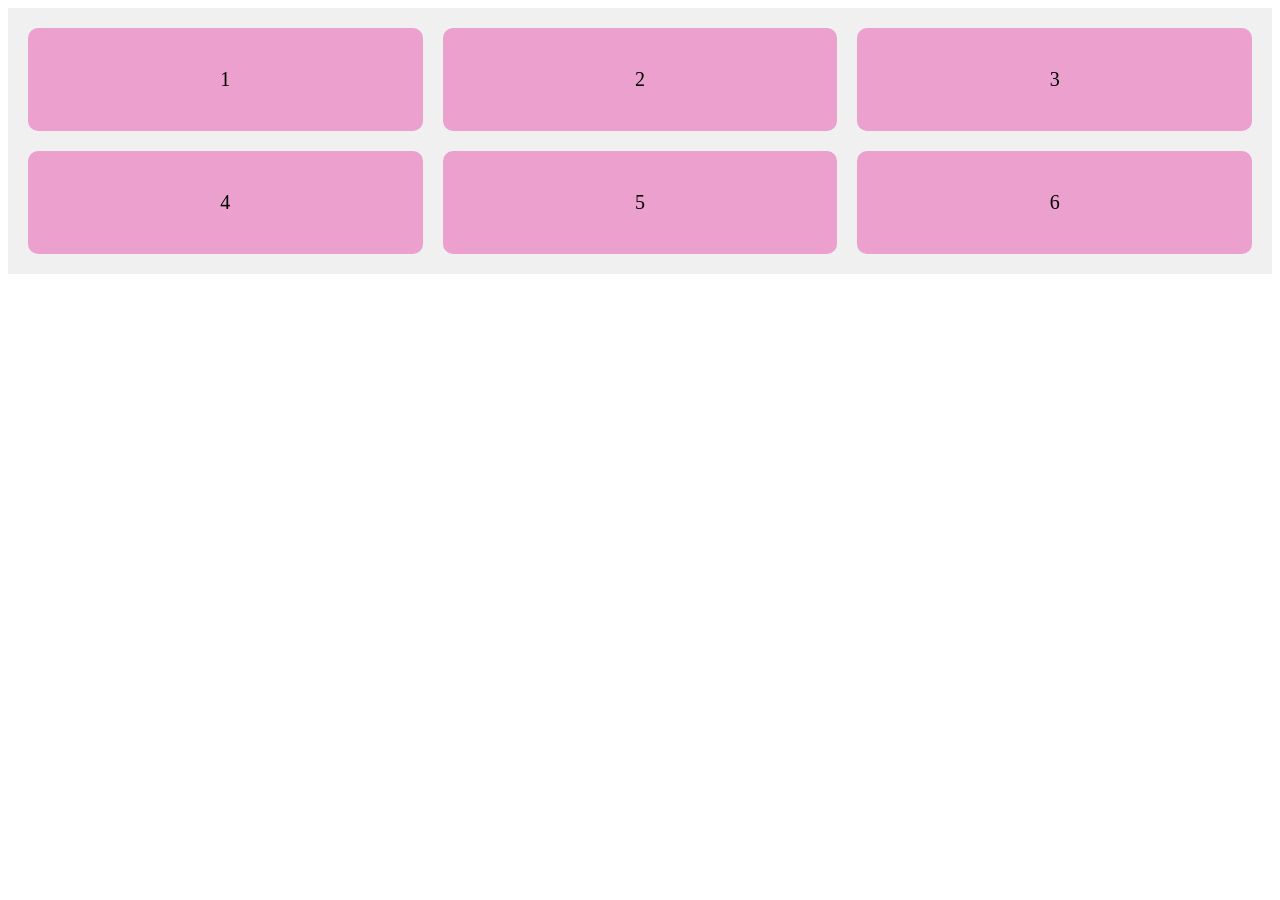
<file: day75/homework/index.html>
<!DOCTYPE html>
<html lang="en">
<head>
	<meta charset="UTF-8">
	<meta name="viewport" content="width=device-width, initial-scale=1.0">
	<title>Document</title>
	<link rel="stylesheet" href="./style.css">
</head>
<body>


  <div class="grid-container">
    <div class="grid-item">1</div>
    <div class="grid-item">2</div>
    <div class="grid-item">3</div>
    <div class="grid-item">4</div>
    <div class="grid-item">5</div>
    <div class="grid-item">6</div>
  </div>

</body>
</html>
</file>
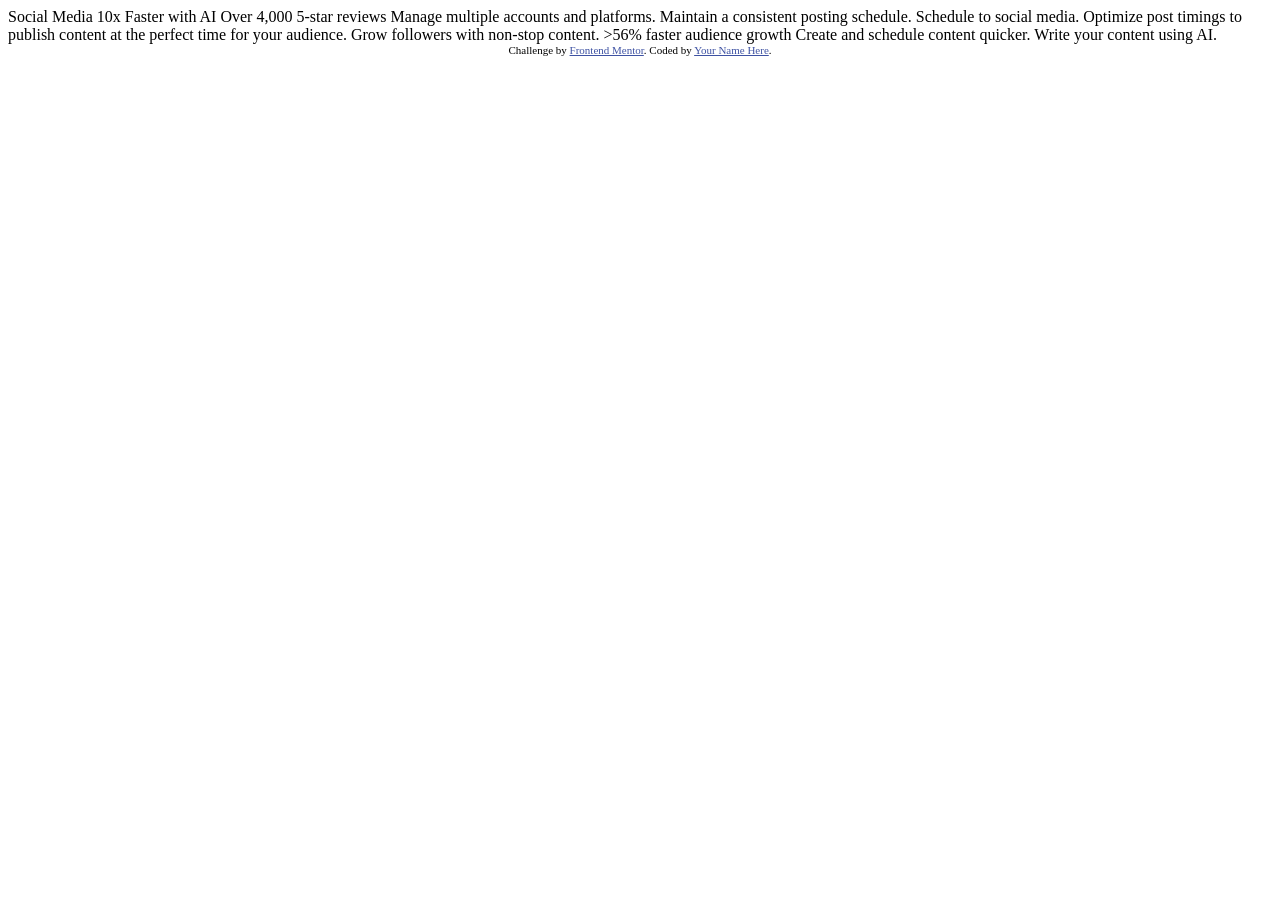
<file: day 76/homework/bento-grid-main/index.html>
<!DOCTYPE html>
<html lang="en">
<head>
  <meta charset="UTF-8">
  <meta name="viewport" content="width=device-width, initial-scale=1.0"> <!-- displays site properly based on user's device -->

  <link rel="icon" type="image/png" sizes="32x32" href="./assets/images/favicon-32x32.png">
  
  <title>Frontend Mentor | Bento grid</title>

  <!-- Feel free to remove these styles or customise in your own stylesheet 👍 -->
  <style>
    .attribution { font-size: 11px; text-align: center; }
    .attribution a { color: hsl(228, 45%, 44%); }
  </style>
</head>
<body>

  Social Media 10x Faster with AI
  Over 4,000 5-star reviews

  Manage multiple accounts and platforms.

  Maintain a consistent posting schedule.

  Schedule to social media.
  Optimize post timings to publish content at the perfect time for your audience.
  
  Grow followers with non-stop content.

  >56% faster audience growth
  
  Create and schedule content quicker.

  Write your content using AI.
  
  <div class="attribution">
    Challenge by <a href="https://www.frontendmentor.io?ref=challenge">Frontend Mentor</a>. 
    Coded by <a href="#">Your Name Here</a>.
  </div>
</body>
</html>
</file>
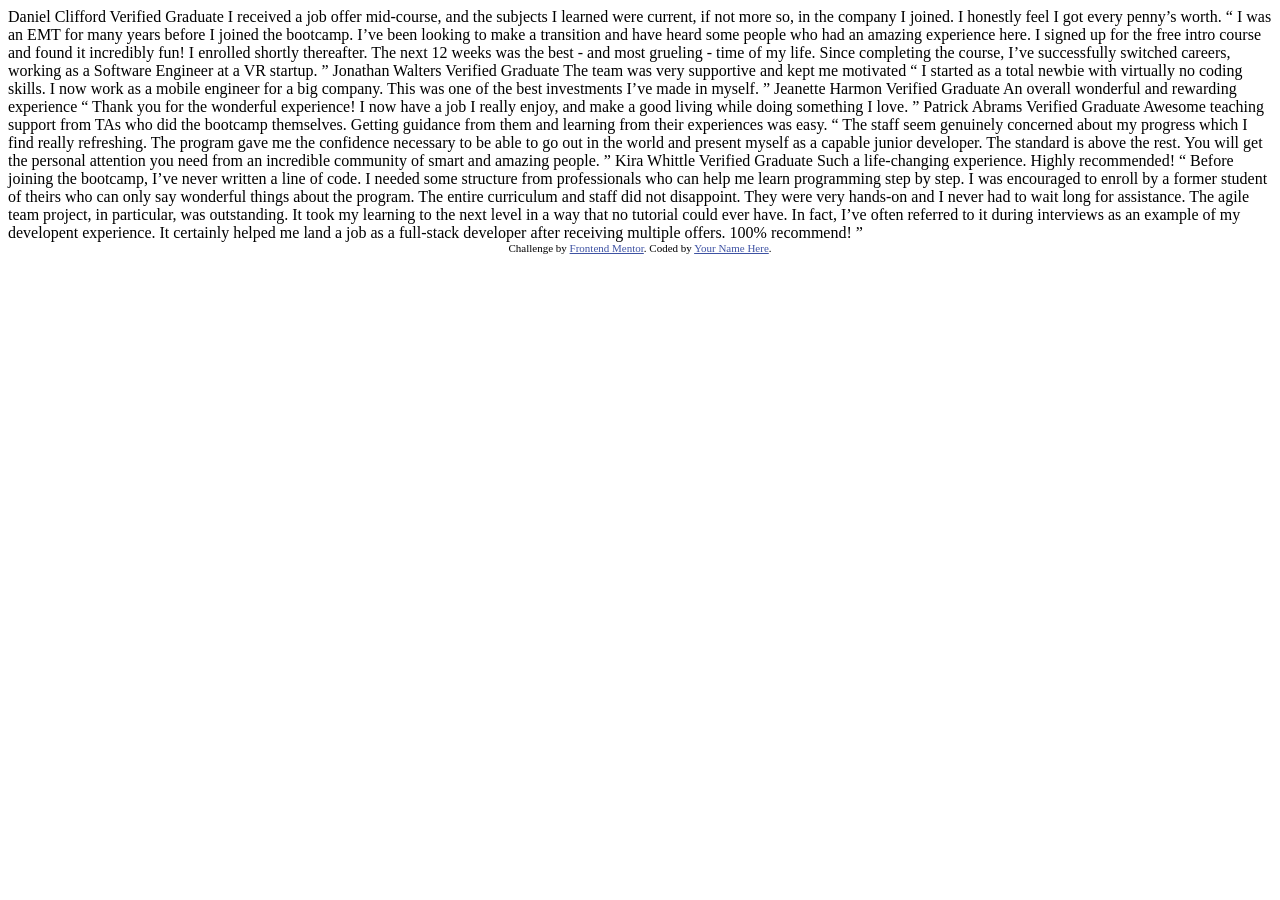
<file: day82/classwork/testimonials-grid-section-main/testimonials-grid-section-main/index.html>
<!DOCTYPE html>
<html lang="en">
<head>
  <meta charset="UTF-8">
  <meta name="viewport" content="width=device-width, initial-scale=1.0"> <!-- displays site properly based on user's device -->

  <link rel="icon" type="image/png" sizes="32x32" href="./images/favicon-32x32.png">
  
  <title>Frontend Mentor | [Challenge Name Here]</title>

  <!-- Feel free to remove these styles or customise in your own stylesheet 👍 -->
  <style>
    .attribution { font-size: 11px; text-align: center; }
    .attribution a { color: hsl(228, 45%, 44%); }
  </style>
</head>
<body>
  Daniel Clifford
  Verified Graduate

  I received a job offer mid-course, and the subjects I learned were current, if not more so, 
  in the company I joined. I honestly feel I got every penny’s worth.

  “ I was an EMT for many years before I joined the bootcamp. I’ve been looking to make a 
  transition and have heard some people who had an amazing experience here. I signed up 
  for the free intro course and found it incredibly fun! I enrolled shortly thereafter. 
  The next 12 weeks was the best - and most grueling - time of my life. Since completing 
  the course, I’ve successfully switched careers, working as a Software Engineer at a VR startup. ”

  Jonathan Walters
  Verified Graduate

  The team was very supportive and kept me motivated

  “ I started as a total newbie with virtually no coding skills. I now work as a mobile engineer 
  for a big company. This was one of the best investments I’ve made in myself. ”

  Jeanette Harmon
  Verified Graduate

  An overall wonderful and rewarding experience

  “ Thank you for the wonderful experience! I now have a job I really enjoy, and make a good living 
  while doing something I love. ”

  Patrick Abrams
  Verified Graduate

  Awesome teaching support from TAs who did the bootcamp themselves. Getting guidance from them and 
  learning from their experiences was easy.

  “ The staff seem genuinely concerned about my progress which I find really refreshing. The program 
  gave me the confidence necessary to be able to go out in the world and present myself as a capable 
  junior developer. The standard is above the rest. You will get the personal attention you need from 
  an incredible community of smart and amazing people. ”

  Kira Whittle
  Verified Graduate

  Such a life-changing experience. Highly recommended!

  “ Before joining the bootcamp, I’ve never written a line of code. I needed some structure from 
  professionals who can help me learn programming step by step. I was encouraged to enroll by a former 
  student of theirs who can only say wonderful things about the program. The entire curriculum and staff 
  did not disappoint. They were very hands-on and I never had to wait long for assistance. The agile team 
  project, in particular, was outstanding. It took my learning to the next level in a way that no tutorial 
  could ever have. In fact, I’ve often referred to it during interviews as an example of my developent 
  experience. It certainly helped me land a job as a full-stack developer after receiving multiple offers. 
  100% recommend! ”
  
  <div class="attribution">
    Challenge by <a href="https://www.frontendmentor.io?ref=challenge" target="_blank">Frontend Mentor</a>. 
    Coded by <a href="#">Your Name Here</a>.
  </div>
</body>
</html>
</file>
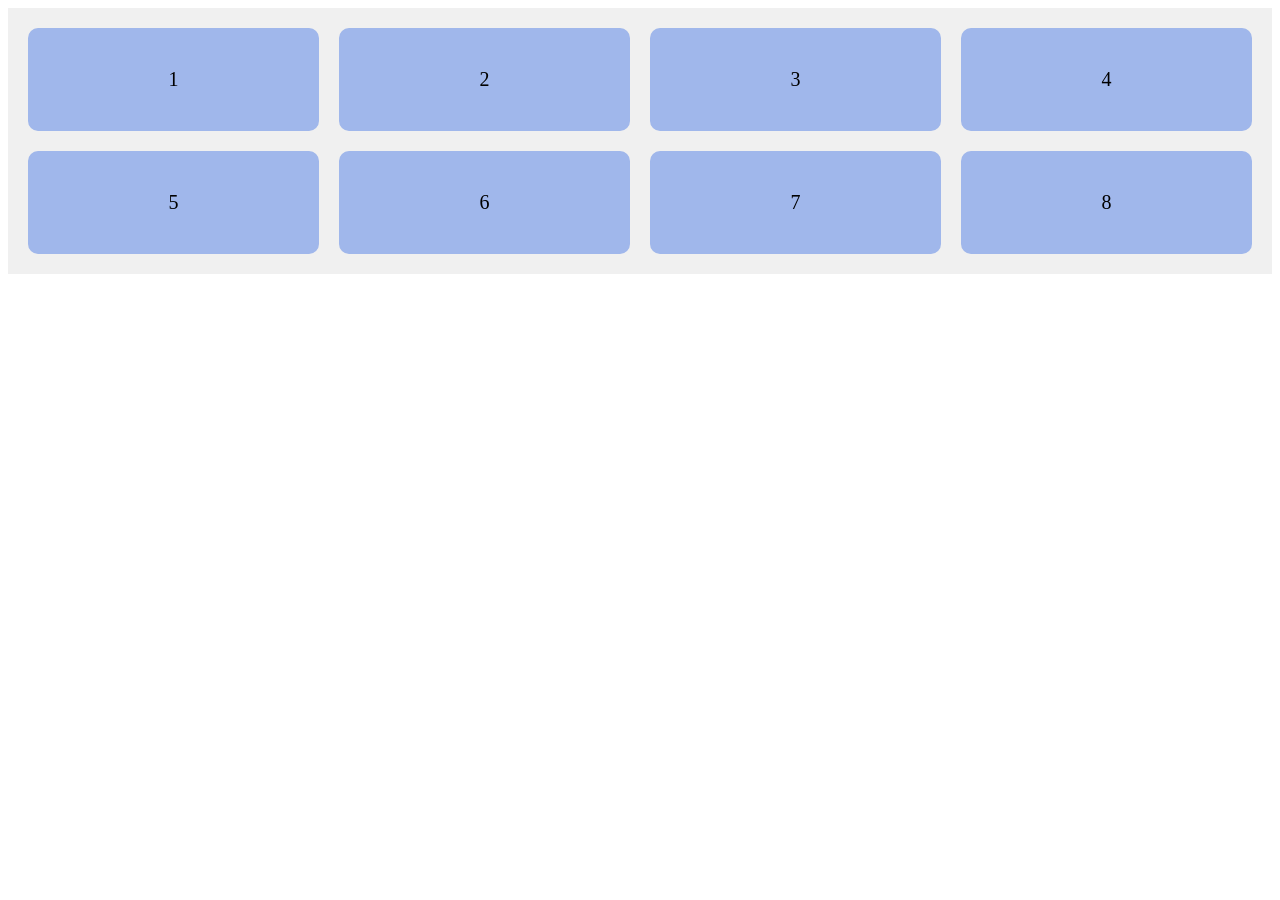
<file: day75/homework/index1.html>
<!DOCTYPE html>
<html lang="en">
<head>
	<meta charset="UTF-8">
	<meta name="viewport" content="width=device-width, initial-scale=1.0">
	<title>Document</title>
	<link rel="stylesheet" href="./style1.css">
</head>
<body>
	<div class="grid-container">
    <div class="grid-item">1</div>
    <div class="grid-item">2</div>
    <div class="grid-item">3</div>
    <div class="grid-item">4</div>
    <div class="grid-item">5</div>
    <div class="grid-item">6</div>
	<div class="grid-item">7</div>
	<div class="grid-item">8</div>
  </div>

</body>
</html>
</file>
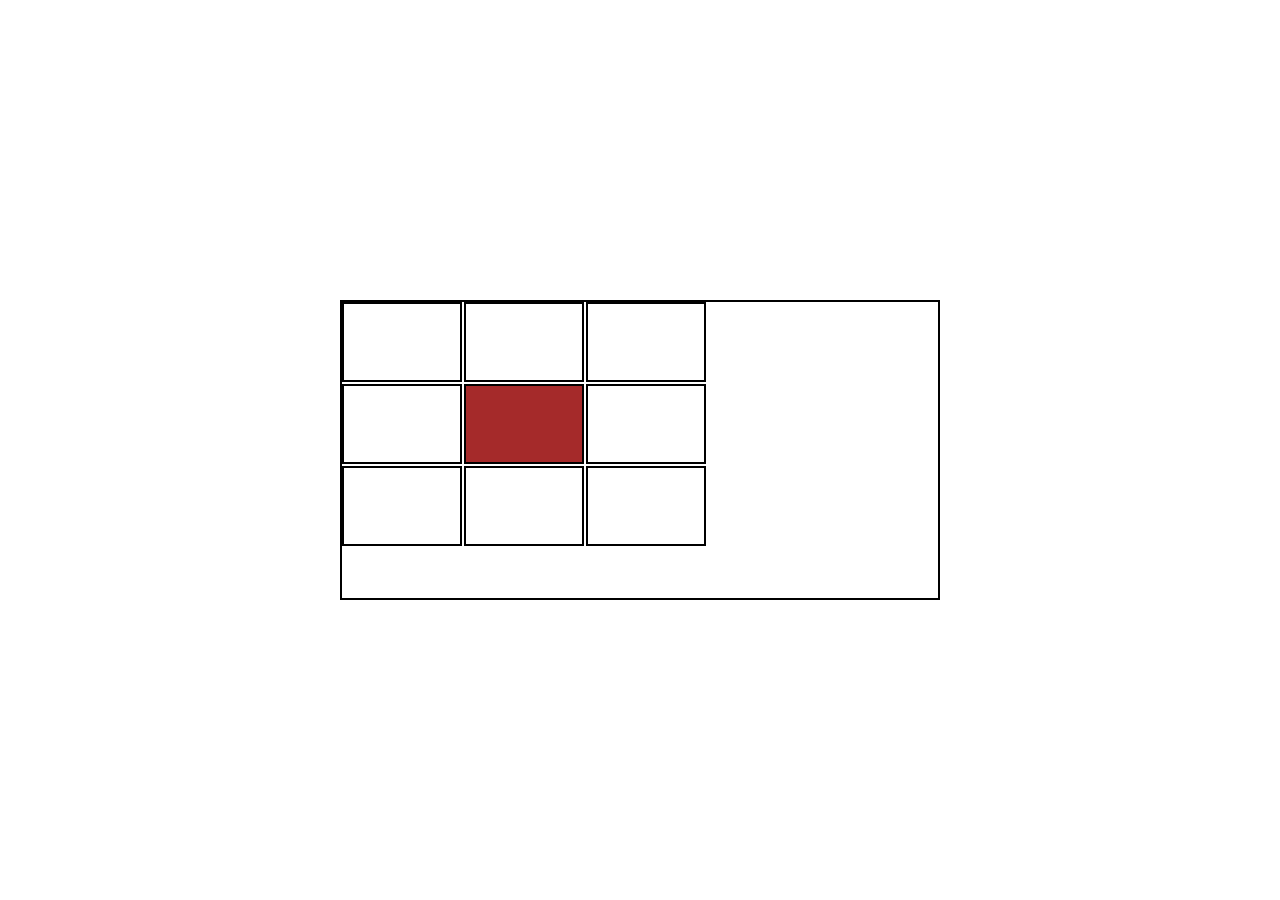
<file: day75/nw/index2.html>
<!DOCTYPE html>
<html lang="en">
<head>
	<meta charset="UTF-8">
	<meta name="viewport" content="width=device-width, initial-scale=1.0">
	<title>Document</title>
	<link rel="stylesheet" href="./style1.css">
</head>
<body>
	<div class="parent">

		<div class="child2"></div>
		<div class="child1"></div>
		<div class="child1"></div>
		<div class="child1"></div>
		<div class="child1"></div>
		<div class="child1"></div>
		<div class="child1"></div>
		<div class="child1"></div>
		<div class="child1"></div>
	</div>
</body>
</html>
</file>
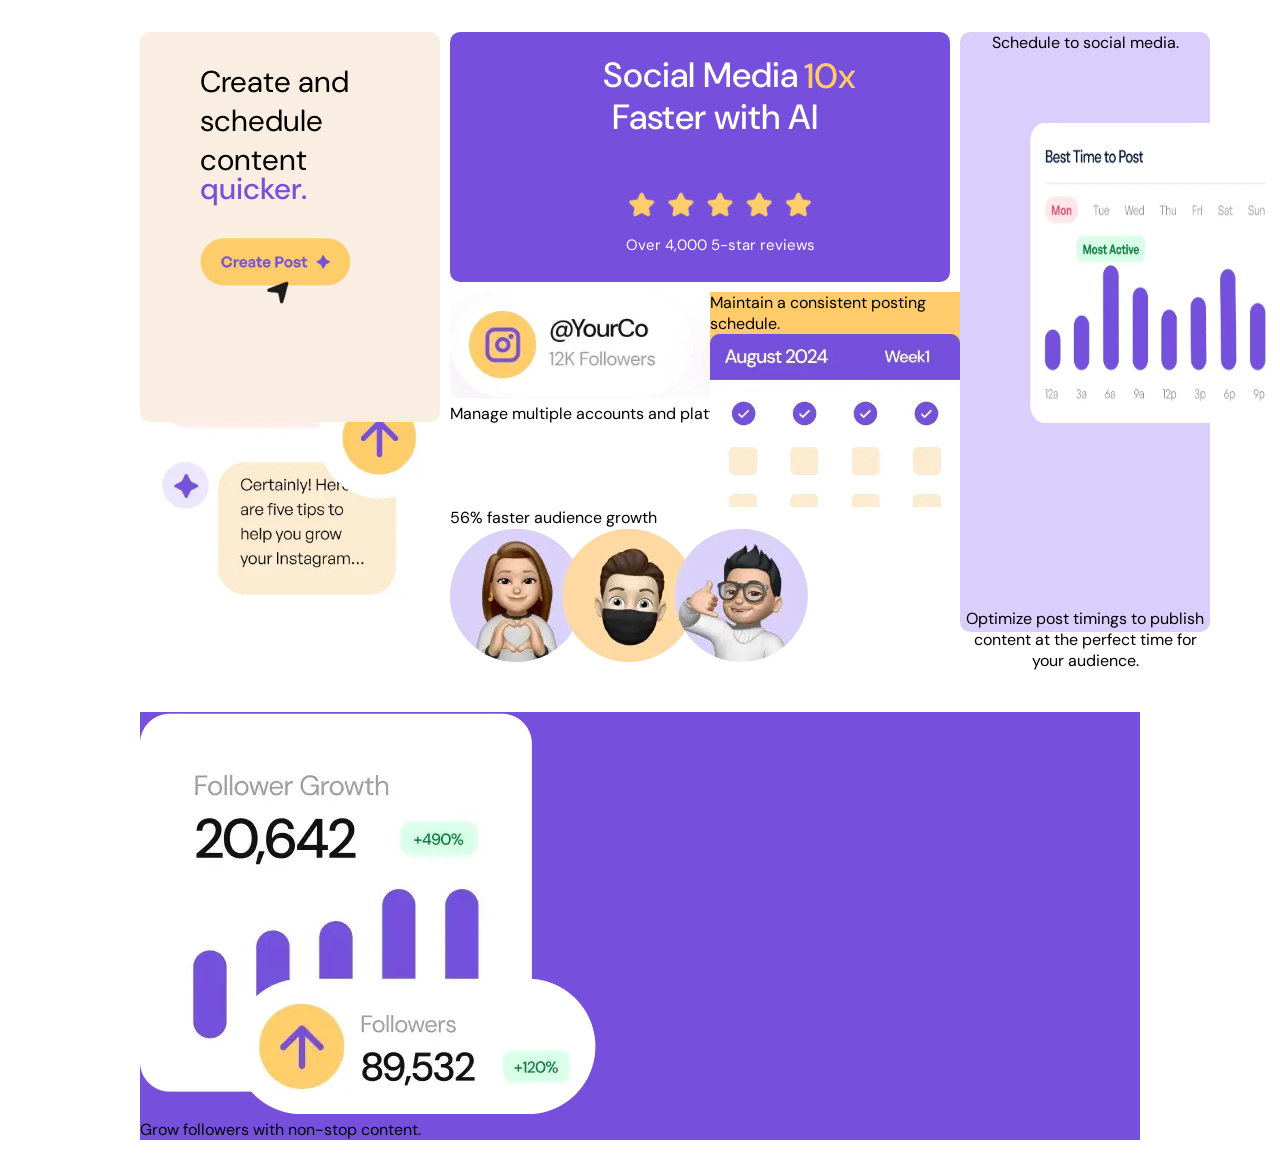
<file: day 76/homework/bento-grid-main/index2.html>
<!DOCTYPE html>
<html lang="en">
<head>
	<meta charset="UTF-8">
	<meta name="viewport" content="width=device-width, initial-scale=1.0">
	<title>Document</title>
	<link rel="stylesheet" href="./style2.css">
</head>
<body>
	<div class="parent">
		<div class="c1"><p class="first">  Create and <br>schedule<br> content <br><p class="quicker">quicker.</p></p><img src="assets/images/illustration-create-post.webp"> </div>
		<div class="c2">       <p class="second">  Social Media <p class=ten>10x</p><p class="faster">	Faster with AI<br><p class="over"> Over 4,000 5-star reviews </p>
			</p>
		

		</p>
		<img class="star" src="./assets/images/illustration-five-stars.webp">
	</div>
		<div class="c3">
			<p class="third"> Schedule to social media.</p>
			<img class =" best" src="./assets/images/illustration-schedule-posts.webp">
			<p class="optimize">Optimize post timings to publish content at the perfect time for your audience.</p>
		</div>
		<div class="c4"><p class="fourth"> Write your content using AI.</p>
			<img src="./assets/images/illustration-ai-content.webp">

			
		</div>
		<div class="manage">
			<img class="yourco" src="./assets/images/illustration-multiple-platforms.webp">
			<p class="platfr">  Manage multiple accounts and platforms.</p>
		</div><div class="c6"><p class="sixth"> Maintain a consistent posting schedule.</p>
			<img src="./assets/images/illustration-consistent-schedule.webp">
		</div>
		
		<div class="c5"><p class="fifth">56% faster audience growth</p>
			<img src="./assets/images/illustration-audience-growth.webp">
		</div>
		
		</div>
		<div class="c8">
			<img src="./assets/images/illustration-grow-followers.webp">
			<p class="eighth"> Grow followers with non-stop content.</p>
		</div>
	</div>
	
</body>
</html>
</file>
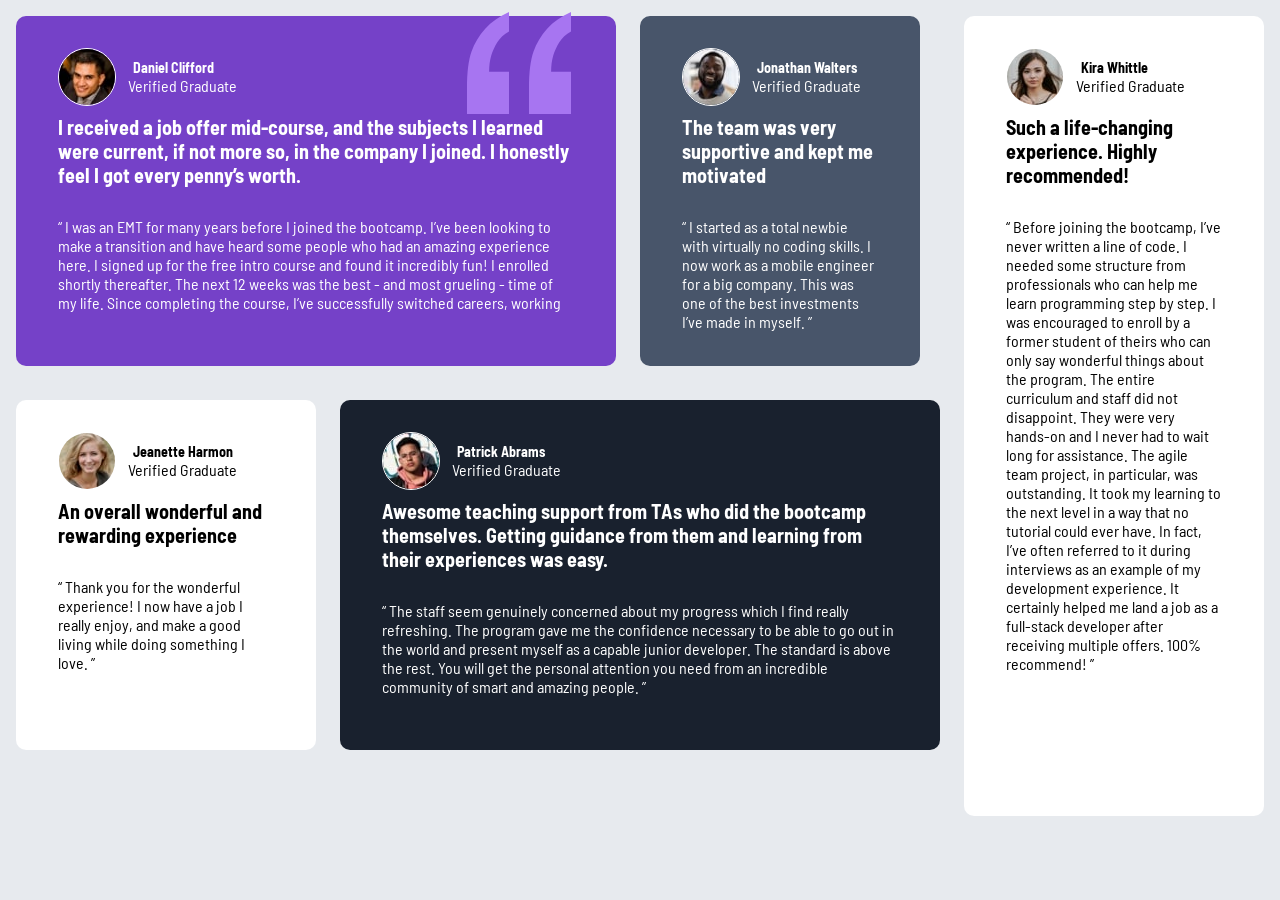
<file: day82/classwork/testimonials-grid-section-main/testimonials-grid-section-main/index1.html>
<!DOCTYPE html>
<html lang="en">
<head>
  <meta charset="UTF-8">
  <meta name="viewport" content="width=device-width, initial-scale=1.0">
  <title>Testimonials Grid</title>
  <link rel="stylesheet" href="./style.css">
</head>
<body>
  <div class="testimonials-grid">

    
    <div class="item1">
      <div class="person">
        <img class="photo"src="images/image-daniel.jpg" alt="Daniel Clifford">
        <div class="name">
          <h3>Daniel Clifford</h3>
          <p>Verified Graduate</p>
        </div>
      </div>
      <h4 class="firstq">
        I received a job offer mid-course, and the subjects I learned were current, if not more so, 
        in the company I joined. I honestly feel I got every penny’s worth.
      </h4>
      <p class="quote">
        “ I was an EMT for many years before I joined the bootcamp. I’ve been looking to make a 
        transition and have heard some people who had an amazing experience here. I signed up 
        for the free intro course and found it incredibly fun! I enrolled shortly thereafter. 
        The next 12 weeks was the best - and most grueling - time of my life. Since completing 
        the course, I’ve successfully switched careers, working as a Software Engineer at a VR startup. ”
        <img src="images/bg-pattern-quotation.svg" class="quote-icon" alt="">
      </p>
    </div>

    
    <div class="item2">
      <div class="person">
        <img class=" photo"src="images/image-jonathan.jpg" alt="Jonathan Walters">
        <div class="name">
          <h3>Jonathan Walters</h3>
          <p>Verified Graduate</p>
        </div>
      </div>
      <h4 class="firstq">
        The team was very supportive and kept me motivated
      </h4>
      <p class="quote">
        “ I started as a total newbie with virtually no coding skills. I now work as a mobile engineer 
        for a big company. This was one of the best investments I’ve made in myself. ”
      </p>
    </div>

  
    <div class="item3">
      <div class="person">
        <img class="photo"src="images/image-kira.jpg" alt="Kira Whittle">
        <div class="name">
          <h3>Kira Whittle</h3>
          <p>Verified Graduate</p>
        </div>
      </div>
      <h4 class="firstq">
        Such a life-changing experience. Highly recommended!
      </h4>
      <p class="quote">
        “ Before joining the bootcamp, I’ve never written a line of code. I needed some structure from 
        professionals who can help me learn programming step by step. I was encouraged to enroll by a former 
        student of theirs who can only say wonderful things about the program. The entire curriculum and staff 
        did not disappoint. They were very hands-on and I never had to wait long for assistance. The agile team 
        project, in particular, was outstanding. It took my learning to the next level in a way that no tutorial 
        could ever have. In fact, I’ve often referred to it during interviews as an example of my development 
        experience. It certainly helped me land a job as a full-stack developer after receiving multiple offers. 
        100% recommend! ”
      </p>
    </div>

    
    <div class="item4">
      <div class="person">
        <img class=" photo" src="images/image-jeanette.jpg" alt="Jeanette Harmon">
        <div class="name">
          <h3>Jeanette Harmon</h3>
          <p>Verified Graduate</p>
        </div>
      </div>
      <h4 class="firstq">
        An overall wonderful and rewarding experience
      </h4>
      <p class="quote">
        “ Thank you for the wonderful experience! I now have a job I really enjoy, and make a good living 
        while doing something I love. ”
      </p>
    </div>

    <div class="item5">
      <div class="person">
        <img class=" photo" src="images/image-patrick.jpg" alt="Patrick Abrams">
        <div class="name">
          <h3>Patrick Abrams</h3>
          <p>Verified Graduate</p>
        </div>
      </div>
      <h4 class="firstq">
        Awesome teaching support from TAs who did the bootcamp themselves. Getting guidance from them and 
        learning from their experiences was easy.
      </h4>
      <p class="quote">
        “ The staff seem genuinely concerned about my progress which I find really refreshing. The program 
        gave me the confidence necessary to be able to go out in the world and present myself as a capable 
        junior developer. The standard is above the rest. You will get the personal attention you need from 
        an incredible community of smart and amazing people. ”
      </p>
    </div>

  </div>
</body>
</html>
</file>
<file: day75/homework/style.css>
.grid-container {
  display: grid;
  grid-template-columns: repeat(3, 1fr); 
  gap: 20px;
  padding: 20px;
  background-color: #f0f0f0;
}

.grid-item {
  background-color: #eba0cd;
  padding: 40px 0;
  text-align: center;
  font-size: 20px;
  border-radius: 10px;
}
</file>
<file: day75/homework/style1.css>
.grid-container {
  display: grid;
  grid-template-columns: repeat(4, 2fr); 
  gap: 20px;
  padding: 20px;
  background-color: #f0f0f0;
}



.grid-item {
  background-color: #a0b7eb;
  padding: 40px 0;
  text-align: center;
  font-size: 20px;
  border-radius: 10px;
}
</file>
<file: day75/nw/style1.css>
*{
	padding:0;
	margin: 0;
	box-sizing: border-box;
}



body{
	display:flex;
	justify-content: center;
	align-items: center;
	height:100vh;
}


.parent{
	height:300px;
	width:600px;
	border: 2px solid black;
	display:grid;
	grid-template-columns: repeat(3,120px);
	grid-template-rows: repeat(3,80px);
	gap:2px;
}

.child1{
	height:100%;
	width:100%;
	border:2px solid black;
}



.child2{
	height:100%;
	width:100%;
	border:2px solid black;
	background-color: brown;
	grid-column: 2/3;
	grid-row: 2/3;
}
</file>
<file: day 76/homework/bento-grid-main/style2.css>
@import url('https://fonts.googleapis.com/css2?family=DM+Sans:ital,opsz,wght@0,9..40,100..1000;1,9..40,100..1000&display=swap');
*{
	margin:0;
	padding: 0;
	box-sizing: border-box;
}



img{
	max-width: 100%;
	
}

body{
	

	font-family: "DM Sans", sans-serif;
	display: grid;
	justify-content: center;
	padding:32px 16px;

}
.parent{
	position: relative;
	display: grid;
	width: 1000px;;
	grid-template-columns: repeat(3,1fr);
	grid-template-rows: 250px 75px 125px 200px;
	gap:10px;
	
	
}
	.c1{
		position: relative;
		background-color: hsl(31, 66%, 93%);
		width:300px;
		height:390px;
		border-radius: 10px;
		font-size: 30px;
		font-weight: 400;
		justify-content: center;
		
		
	
	}
	.c2{ 
		background-color:hsl(256, 67%, 59%) ;
		border-radius: 10px;
		text-align: center;
		padding-top: 20px;
		
	
		
	
	}

	.c3{
		background-color:hsl(254, 88%, 90%);
		width:250px;
		height:600px;
		border-radius: 10px;
		text-align: center;
		

	}
	.c4{
		background-color: hsl(39, 100%, 71%) ;

	}

	.manage{
		background-color: hsl(0, 0%, 100%);

	}

	.c6{
		position: relative;
		background-color:hsl(39, 100%, 71%) ;
		right:250px;
 
	}
	.c5{
		position: relative;
		background-color:hsl(0, 0%, 100%);
		grid-column: 2/3;
		top:130px;

		


	}
	.c8{
		background-color:hsl(256, 67%, 59%) ;
	}
.quicker{
    position: relative;
	color:hsl(256, 67%, 59%);
	font-weight: 500;
	left:60px;
	top:20px;
	
}

.c1 img{
	position: relative;
	height:300pxl;
	width:150px;
	top:50px;
	left:60px;
	
}
.first{
	position: relative;
	left:60px;
	top:30px;
}

.second{
	position: relative;
	color:white;
	font-size: 35px;
	font-weight: 500;
	width: 500px;
	
}

.ten{
	position: relative;
	color:hsl(39, 100%, 71%);
	font-size: 35px;
	font-weight: 500;
	top:-45px;
	left:130px;
}

.faster{
	position: relative;
	color:white;
	font-size: 35px;
	font-weight: 500;
	top:-50px;
	left:15px;
}
 .over{
	position:relative;
	color: white;
	font-size: 15px;
	top:45px;
	left:20px;
 }

 .star{
	position: relative;
	width:188px;
	height:auto;
	top:-20px;
	left:20px;

	
 }

 .optimize{
	position: relative;
	top:250px;

 }
 .best{
	position: relative;
	left:70px;
	top:70px;
	height: 300px;
	object-fit:fill;
	

 }
</file>
<file: day82/classwork/testimonials-grid-section-main/testimonials-grid-section-main/style.css>
@import url('https://fonts.googleapis.com/css2?family=Barlow+Semi+Condensed:ital,wght@0,100;0,200;0,300;0,400;0,500;0,600;0,700;0,800;0,900;1,100;1,200;1,300;1,400;1,500;1,600;1,700;1,800;1,900&display=swap');

*{
	margin:0;
	padding: 0;
	box-sizing: border-box;
}



img{
	max-width: 100%;
	
}

body{
	background-color: hsl(214, 17%, 92%) ;

	font-family:"Barlow Semi Condensed", sans-serif; 
	display: grid;
	justify-content: center;
}

.testimonials-grid{
	max-width: 1440px;
	margin:16px;
	display: grid;
	grid-template-columns: repeat(3,300px);
	grid-template-rows:310px 310px ;
	grid-auto-columns: 1fr;
	gap:24px;
	
}





.testimonials-grid .item1{
	position: relative;
	background-color:  hsl(263, 55%, 52%);
	text-decoration: white;
	color:white;
	width: 600px;
	height:350px;
	border-radius: 10px;
	padding:2rem 2.65rem;
	right:150px;

}


.testimonials-grid .item2{
	position: relative;
	background-color: hsl(217, 19%, 35%) ;
	position: relative;
	left:150px;padding:2rem 2.65rem;
	height:350px;
	width:280px;
	border-radius: 10px;
	gap:20px;
	color:white
}


.testimonials-grid .item3{
	position: relative;
	background-color: hsl(0, 0%, 100%) ;
	padding:2rem 2.65rem;
	left:150px;
	height:800px;
	border-radius: 10px;
}

.testimonials-grid .item4{
	position: relative;
	background-color: hsl(0, 0%, 100%) ;
	padding:2rem 2.65rem;
	height:350px;
	right:150px;
	top:50px;
	border-radius: 10px;
}

.testimonials-grid .item5{
	position: relative;
	background-color:hsl(219, 29%, 14%) ;
	padding:2rem 2.65rem;
	height:350px;
	width:600px;
	right:150px;
	top:50px;
	border-radius: 10px;
	color:white
}

.photo{
	border-radius: 50%;
	border:1px solid white
}

.quote-icon{
	position: relative;
	top:-300px;
	left:160px;
}

.name h3{
	position:relative;
	top:-50px;
	left:75px;
	font-size: 14px;
	
}


.name p{
	position:relative;
	top:-50px;
	left:70px;
}
.firstq{
	position: relative;
	letter-spacing: 0.5;
	font-size: 20px;
	top:-30px;
	
}
</file>
